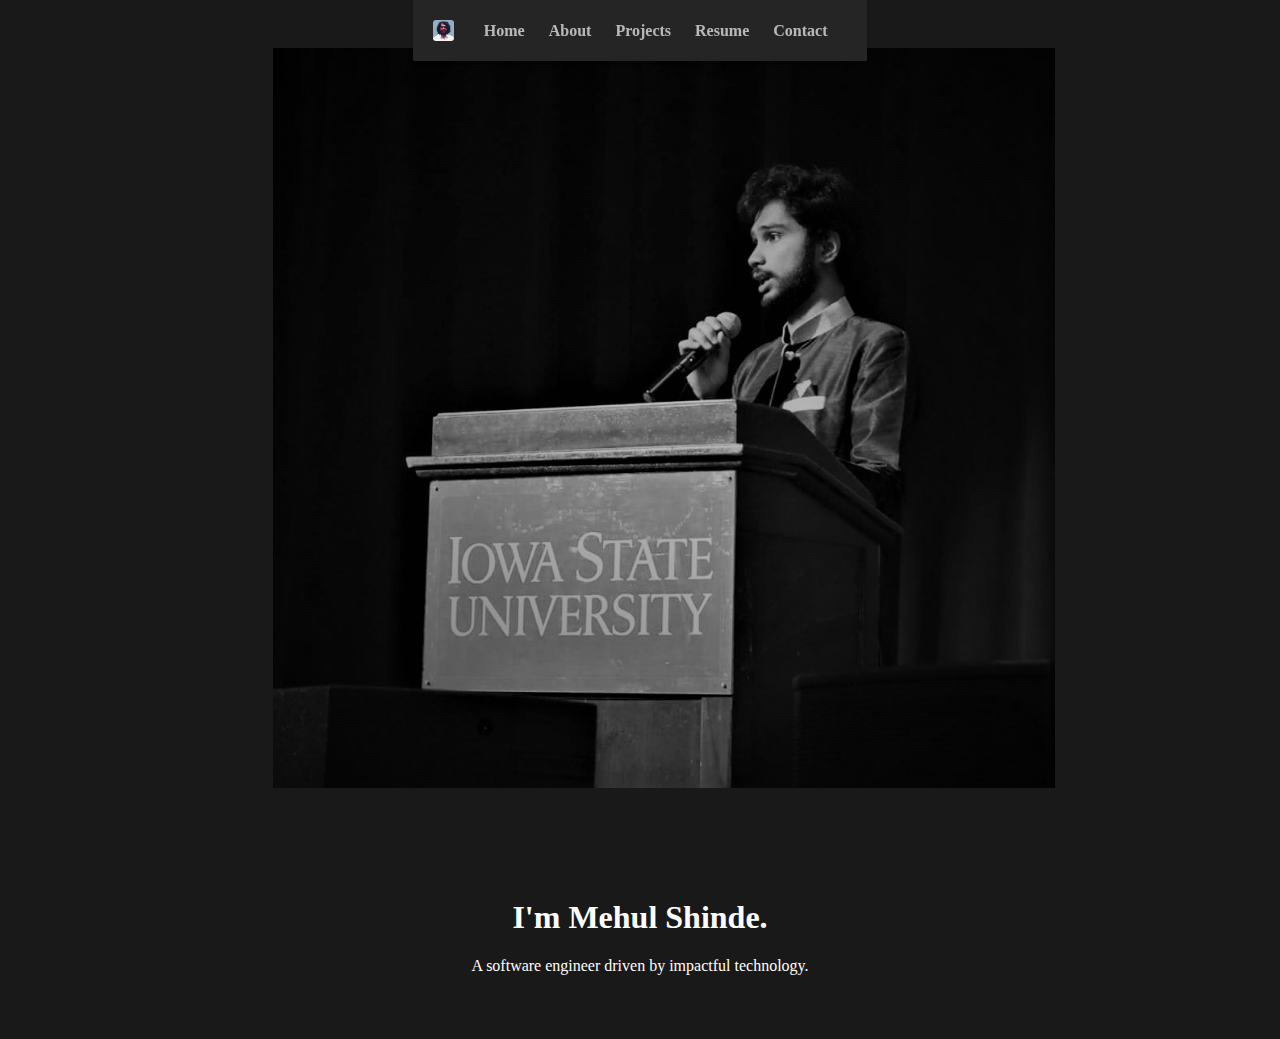
<file: index.html>
<!DOCTYPE html>
<html>
  <head>
    <!-- Google tag (gtag.js) -->
    <script
      async
      src="https://www.googletagmanager.com/gtag/js?id=G-9N43BZ5GZC"
    ></script>
    <script>
      window.dataLayer = window.dataLayer || [];
      function gtag() {
        dataLayer.push(arguments);
      }
      gtag("js", new Date());

      gtag("config", "G-9N43BZ5GZC");
    </script>
    <meta charset="UTF-8" />
    <link
      rel="stylesheet"
      href="https://stackpath.bootstrapcdn.com/bootstrap/4.1.3/css/bootstrap.min.css"
      integrity="sha384-MCw98/SFnGE8fJT3GXwEOngsV7Zt27NXFoaoApmYm81iuXoPkFOJwJ8ERdknLPMO"
      crossorigin="anonymous"
    />
    <link
      rel="stylesheet"
      href="https://fonts.googleapis.com/css?family=Montserrat"
    />
    <link
      href="https://fonts.googleapis.com/css?family=Source+Code+Pro"
      rel="stylesheet"
    />
    <link rel="icon" type="image/x-icon" href="favicon.png" />
    <title>Mehul Shinde</title>
    <style>
      body {
        background-color: #191919;
        margin: 0;
        padding: 0;
        display: flex;
        justify-content: center;
        align-items: center;
        min-height: 100vh;
      }

      h1 {
        color: white;
      }

      h4 {
        color: white;
        font-weight: bold;
      }

      h6 {
        color: white;
        font-size: 80%;
      }

      p,
      li {
        color: white;
      }

      .starter-template {
        padding: 3rem 1.5rem;
        text-align: center;
      }

      .navbar {
        background-color: rgb(37, 37, 37);
        padding: 20px;
        position: fixed;
        top: 0;
        display: inline-flex;
        align-items: center;
        box-shadow: 0px 2px 4px rgba(0, 0, 0, 0.15);
        justify-content: center;
      }

      .navbar ul {
        list-style-type: none;
        margin: 0;
        padding: 0;
      }

      .navbar li {
        display: inline;
        margin-right: 20px;
      }

      .navbar a {
        text-decoration: none;
        color: #ffffffac;
        font-weight: bold;
      }

      .navbar-logo {
        margin-right: 30px;
        -webkit-text-size-adjust: 100%;
        color: rgba(255, 255, 255, 0.81);
        fill: currentcolor;
        font-family: ui-sans-serif, -apple-system, BlinkMacSystemFont,
          "Segoe UI", Helvetica, "Apple Color Emoji", Arial, sans-serif,
          "Segoe UI Emoji", "Segoe UI Symbol";
        -webkit-font-smoothing: auto;
        cursor: text;
        caret-color: rgba(255, 255, 255, 0.81);
        --whenContentEditable--WebkitUserModify: read-write-plaintext-only;
        font-size: 16px;
        line-height: 1.5;
        outline: 0;
        box-sizing: border-box;
        border: 0;
        display: block;
        object-fit: cover;
        border-radius: 3px;
        width: 21.312px;
        height: 21.312px;
        transition: opacity 100ms ease-out 0s;
      }

      .cover-img {
        display: inline-flex;
        justify-content: center;
        padding-left: 5%;
        padding-top: 5%;
      }

      .cover-text {
        display: block;
      }

      .caption {
        text-align: center;
        color: #fff;
        font-size: 32px;
        margin-top: 200px;
      }
    </style>
  </head>
  <body>
    <div class="navbar">
      <img src="favicon.png" referrerpolicy="same-origin" class="navbar-logo" />
      <ul>
        <li><a href="index.html">Home</a></li>
        <li>
          <a
            href="https://mehulshinde.notion.site/About-d1607caeb1474f95a1dace747ae15106?pvs=4"
            >About</a
          >
        </li>
        <li>
          <a
            href="https://mehulshinde.notion.site/Projects-088245bb19b7421dbdcbcbd97ec34de8?pvs=4"
            >Projects</a
          >
        </li>
        <li>
          <a
            href="https://mehulshinde.notion.site/Resume-9d23c3078db54260bc7984a144521b8b?pvs=4"
            >Resume</a
          >
        </li>
        <li>
          <a
            href="https://mehulshinde.notion.site/Contact-28eed92f9d274f25829405564d48aeba?pvs=4"
            >Contact</a
          >
        </li>
      </ul>
    </div>
    <div id="home">
      <div class="cover-img img-fluid">
        <img
          src="BW_ISA_prez.jpg"
          class="img-fluid float-left"
          alt="Responsive image"
          height="85%"
          width="85%"
        />
      </div>
      <div class="starter-template cover-text">
        <h1 class="heading"><br />I'm Mehul Shinde.</h1>
        <p class="lead">
          A software engineer driven by impactful technology.<br />
        </p>
      </div>
    </div>
  </body>
</html>
</file>
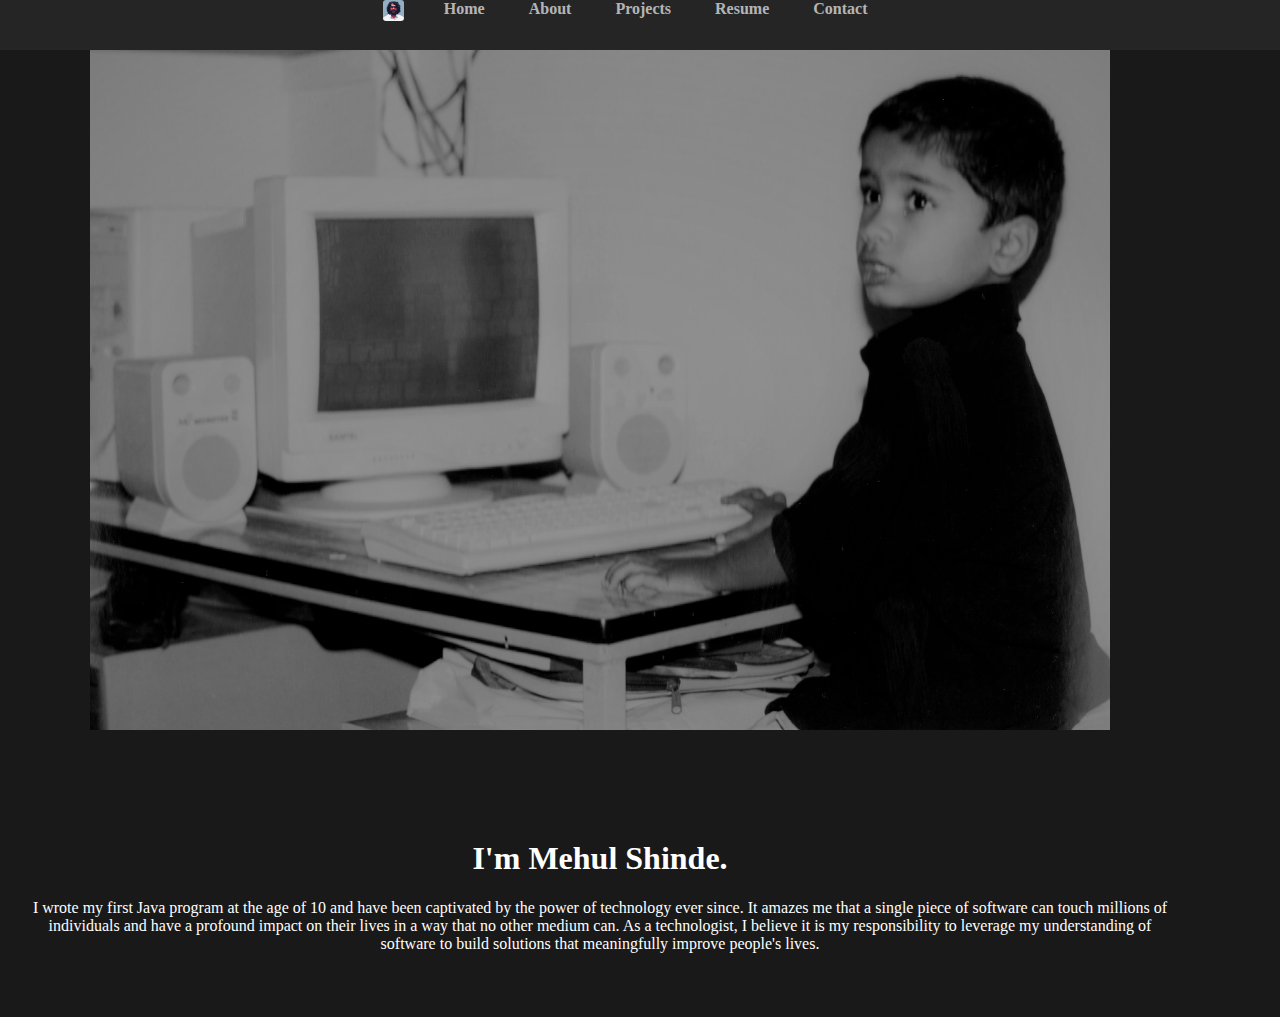
<file: about.html>
<!DOCTYPE html>
<html>
  <head>
    <!-- Google tag (gtag.js) -->
    <script
      async
      src="https://www.googletagmanager.com/gtag/js?id=G-9N43BZ5GZC"
    ></script>
    <script>
      window.dataLayer = window.dataLayer || [];
      function gtag() {
        dataLayer.push(arguments);
      }
      gtag("js", new Date());

      gtag("config", "G-9N43BZ5GZC");
    </script>
    <meta charset="UTF-8" />
    <link
      rel="stylesheet"
      href="https://stackpath.bootstrapcdn.com/bootstrap/4.1.3/css/bootstrap.min.css"
      integrity="sha384-MCw98/SFnGE8fJT3GXwEOngsV7Zt27NXFoaoApmYm81iuXoPkFOJwJ8ERdknLPMO"
      crossorigin="anonymous"
    />
    <link
      rel="stylesheet"
      href="https://fonts.googleapis.com/css?family=Montserrat"
    />
    <link
      href="https://fonts.googleapis.com/css?family=Source+Code+Pro"
      rel="stylesheet"
    />
    <link rel="icon" type="image/x-icon" href="favicon.png" />
    <link rel="stylesheet" href="common.css" />
    <title>About</title>
  </head>
  <body>
    <div class="navbar">
      <img src="favicon.png" referrerpolicy="same-origin" class="navbar-logo" />
      <ul>
        <li><a href="index.html">Home</a></li>
        <li>
          <a href="about.html">About</a>
        </li>
        <li>
          <a
            href="https://mehulshinde.notion.site/Projects-088245bb19b7421dbdcbcbd97ec34de8?pvs=4"
            >Projects</a
          >
        </li>
        <li>
          <a
            href="https://mehulshinde.notion.site/Resume-9d23c3078db54260bc7984a144521b8b?pvs=4"
            >Resume</a
          >
        </li>
        <li>
          <a href="contact.html">Contact</a>
        </li>
      </ul>
    </div>
    <div class="container">
      <div id="home">
        <div class="cover-img img-fluid">
          <img
            src="cover32.jpg"
            class="img-fluid float-left"
            alt="Responsive image"
            height="85%"
            width="85%"
          />
        </div>
        <div class="starter-template cover-text">
          <h1 class="heading"><br />I'm Mehul Shinde.</h1>
          <p class="center-paragraph">
            I wrote my first Java program at the age of 10 and have been
            captivated by the power of technology ever since. It amazes me that
            a single piece of software can touch millions of individuals and
            have a profound impact on their lives in a way that no other medium
            can. As a technologist, I believe it is my responsibility to
            leverage my understanding of software to build solutions that
            meaningfully improve people's lives.
          </p>
        </div>
      </div>
    </div>
  </body>
</html>
</file>
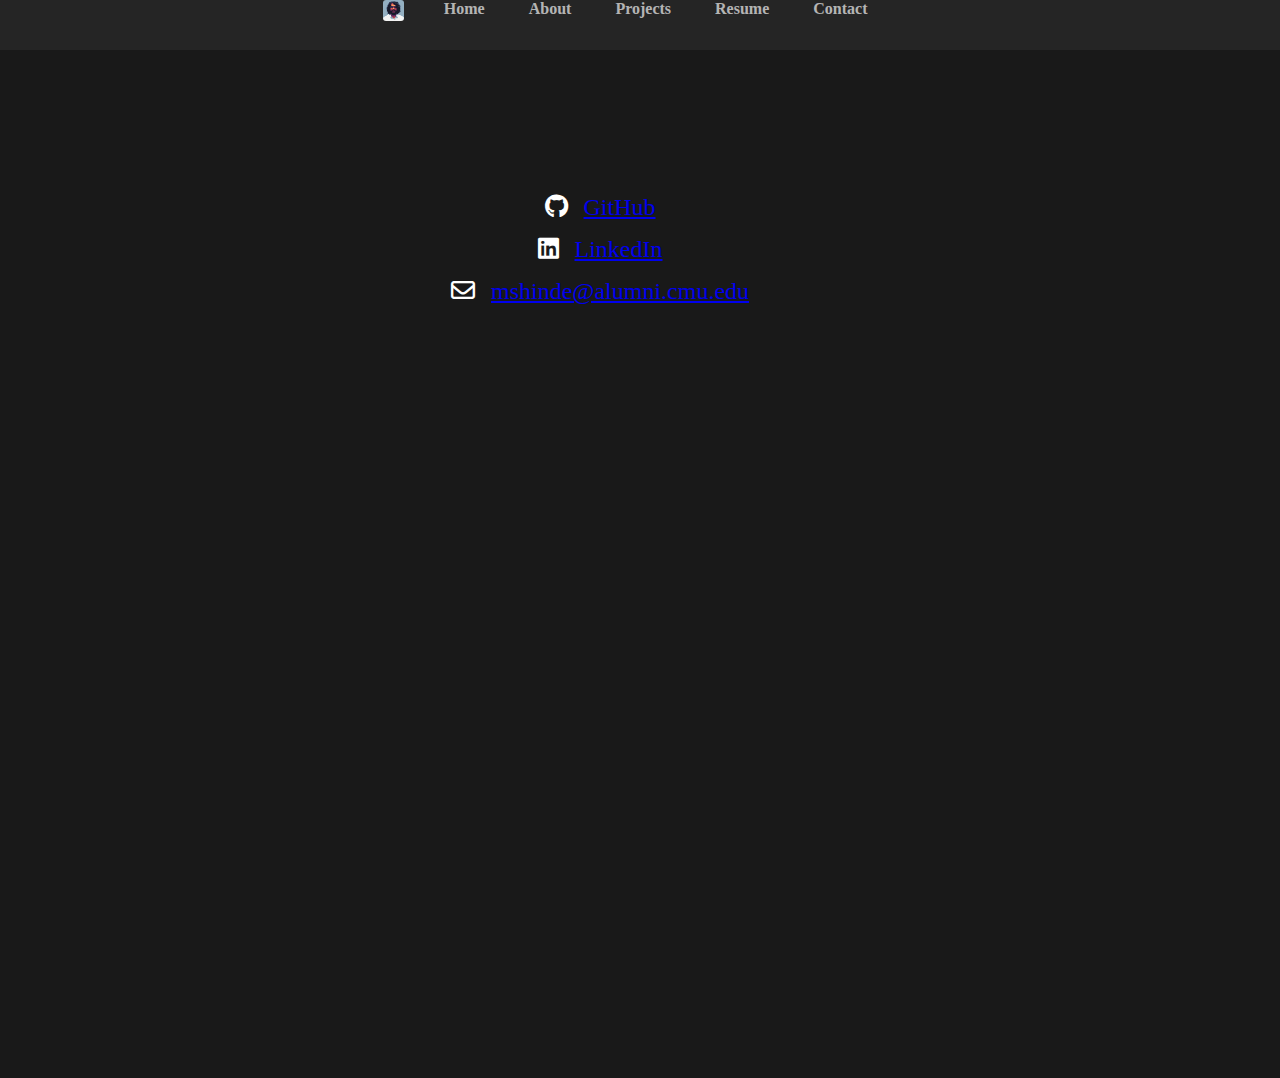
<file: contact.html>
<!DOCTYPE html>
<html>
  <head>
    <!-- Google tag (gtag.js) -->
    <script
      async
      src="https://www.googletagmanager.com/gtag/js?id=G-9N43BZ5GZC"
    ></script>
    <script>
      window.dataLayer = window.dataLayer || [];
      function gtag() {
        dataLayer.push(arguments);
      }
      gtag("js", new Date());

      gtag("config", "G-9N43BZ5GZC");
    </script>
    <meta charset="UTF-8" />
    <link
      rel="stylesheet"
      href="https://stackpath.bootstrapcdn.com/bootstrap/4.1.3/css/bootstrap.min.css"
      integrity="sha384-MCw98/SFnGE8fJT3GXwEOngsV7Zt27NXFoaoApmYm81iuXoPkFOJwJ8ERdknLPMO"
      crossorigin="anonymous"
    />
    <link
      rel="stylesheet"
      href="https://fonts.googleapis.com/css?family=Montserrat"
    />
    <link
      href="https://fonts.googleapis.com/css?family=Source+Code+Pro"
      rel="stylesheet"
    />
    <link
      rel="stylesheet"
      href="https://cdnjs.cloudflare.com/ajax/libs/font-awesome/6.0.0-beta3/css/all.min.css"
    />
    <link rel="icon" type="image/x-icon" href="favicon.png" />
    <link rel="stylesheet" href="common.css" />
    <style>
      /* Center the content horizontally */
      /* Add spacing between the items */
      .content {
        display: block;
        padding-top: 10%;
        text-align: center;
      }

      .content ul {
        list-style: none;
        padding: 0;
      }

      .content li {
        margin-bottom: 15px;
        font-size: x-large;
      }

      /* Style the icon (Font Awesome) */
      .content li i {
        margin-right: 10px;
      }
    </style>
    <title>Contact</title>
  </head>
  <body>
    <!-- Include the navigation bar here or use SSI as shown in the previous example -->
    <div class="navbar">
      <img src="favicon.png" referrerpolicy="same-origin" class="navbar-logo" />
      <ul>
        <li><a href="index.html">Home</a></li>
        <li>
          <a href="about.html">About</a>
        </li>
        <li>
          <a
            href="https://mehulshinde.notion.site/Projects-088245bb19b7421dbdcbcbd97ec34de8?pvs=4"
            >Projects</a
          >
        </li>
        <li>
          <a
            href="https://mehulshinde.notion.site/Resume-9d23c3078db54260bc7984a144521b8b?pvs=4"
            >Resume</a
          >
        </li>
        <li>
          <a href="contact.html">Contact</a>
        </li>
      </ul>
    </div>
    <div class="container content">
      <ul>
        <li>
          <i class="fab fa-github"></i>
          <a href="https://github.com/mehulshinde" target="_blank">GitHub</a>
        </li>
        <li>
          <i class="fab fa-linkedin"></i>
          <a
            href="https://www.linkedin.com/in/mehul-shinde-782749105/"
            target="_blank"
            >LinkedIn</a
          >
        </li>
        <li>
          <i class="far fa-envelope"></i>
          <a href="mailto:mshinde@alumni.cmu.edu">mshinde@alumni.cmu.edu</a>
        </li>
      </ul>
    </div>
  </body>
</html>
</file>
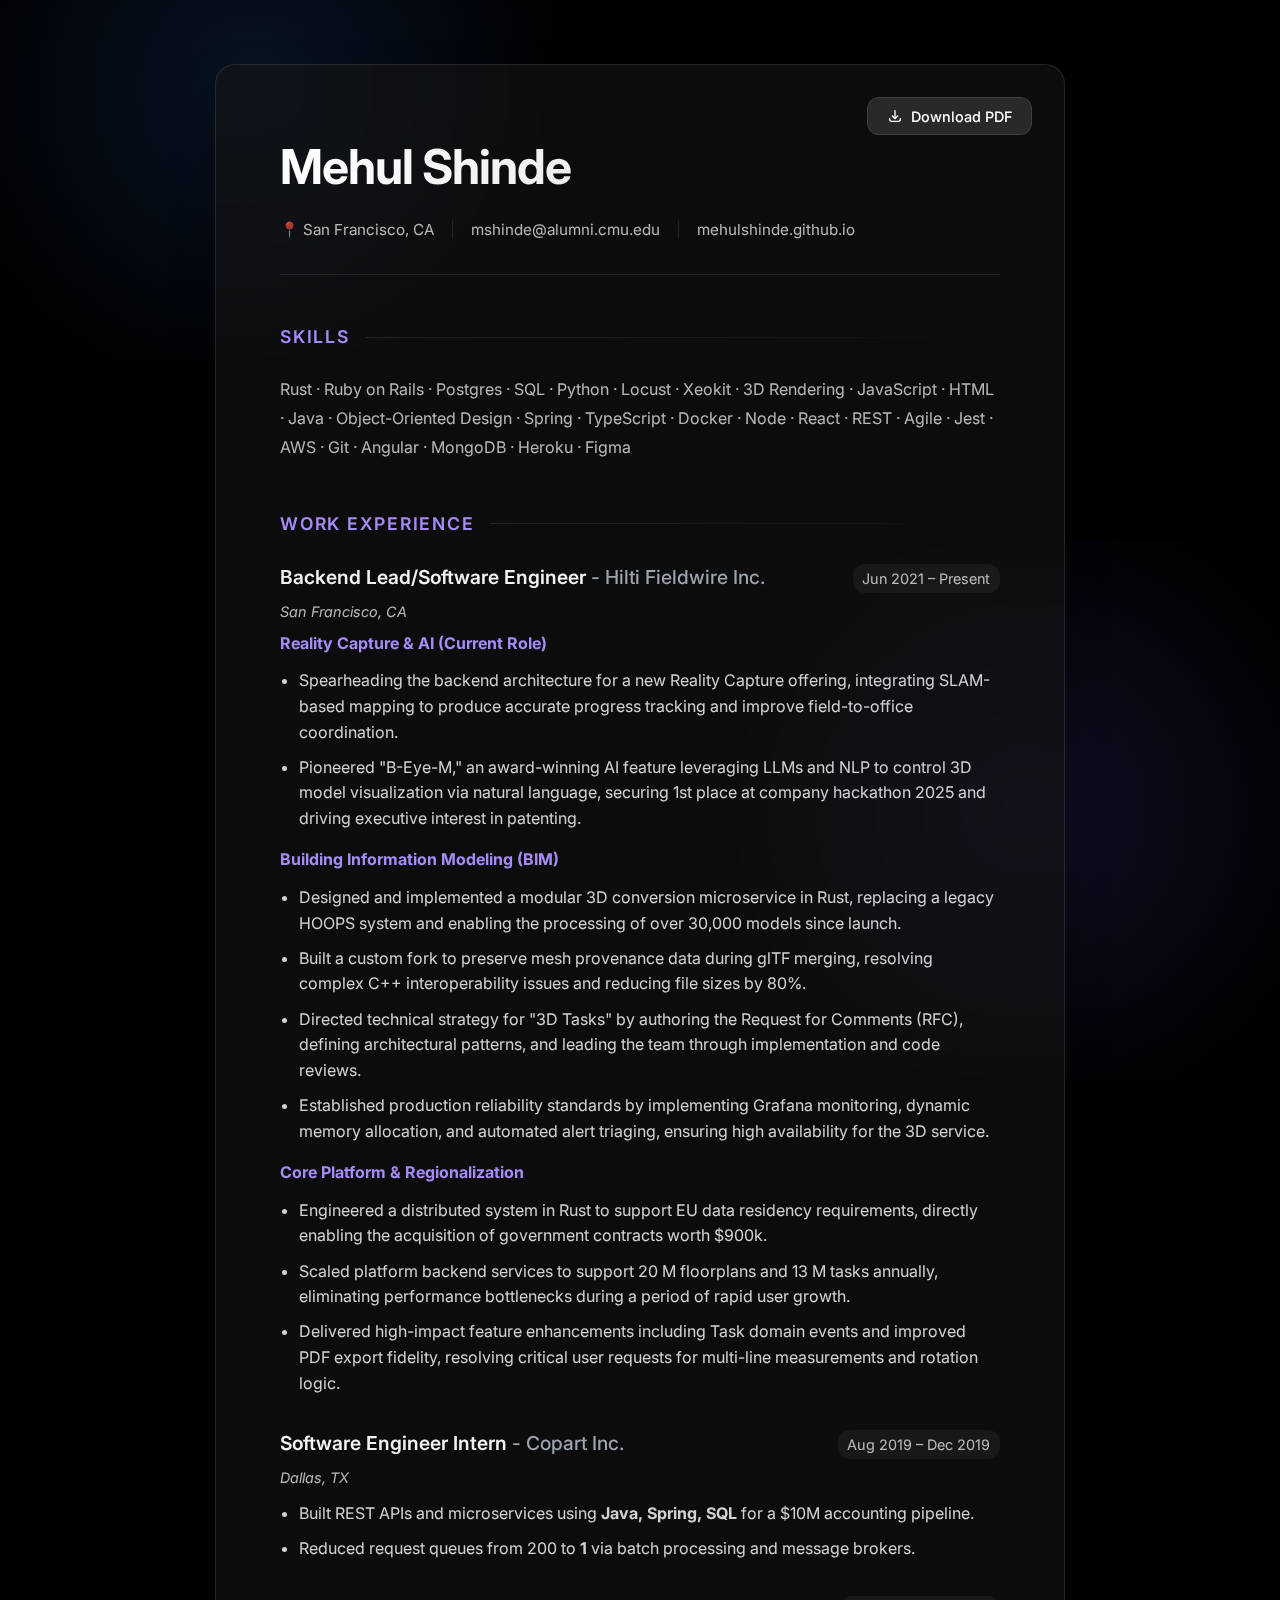
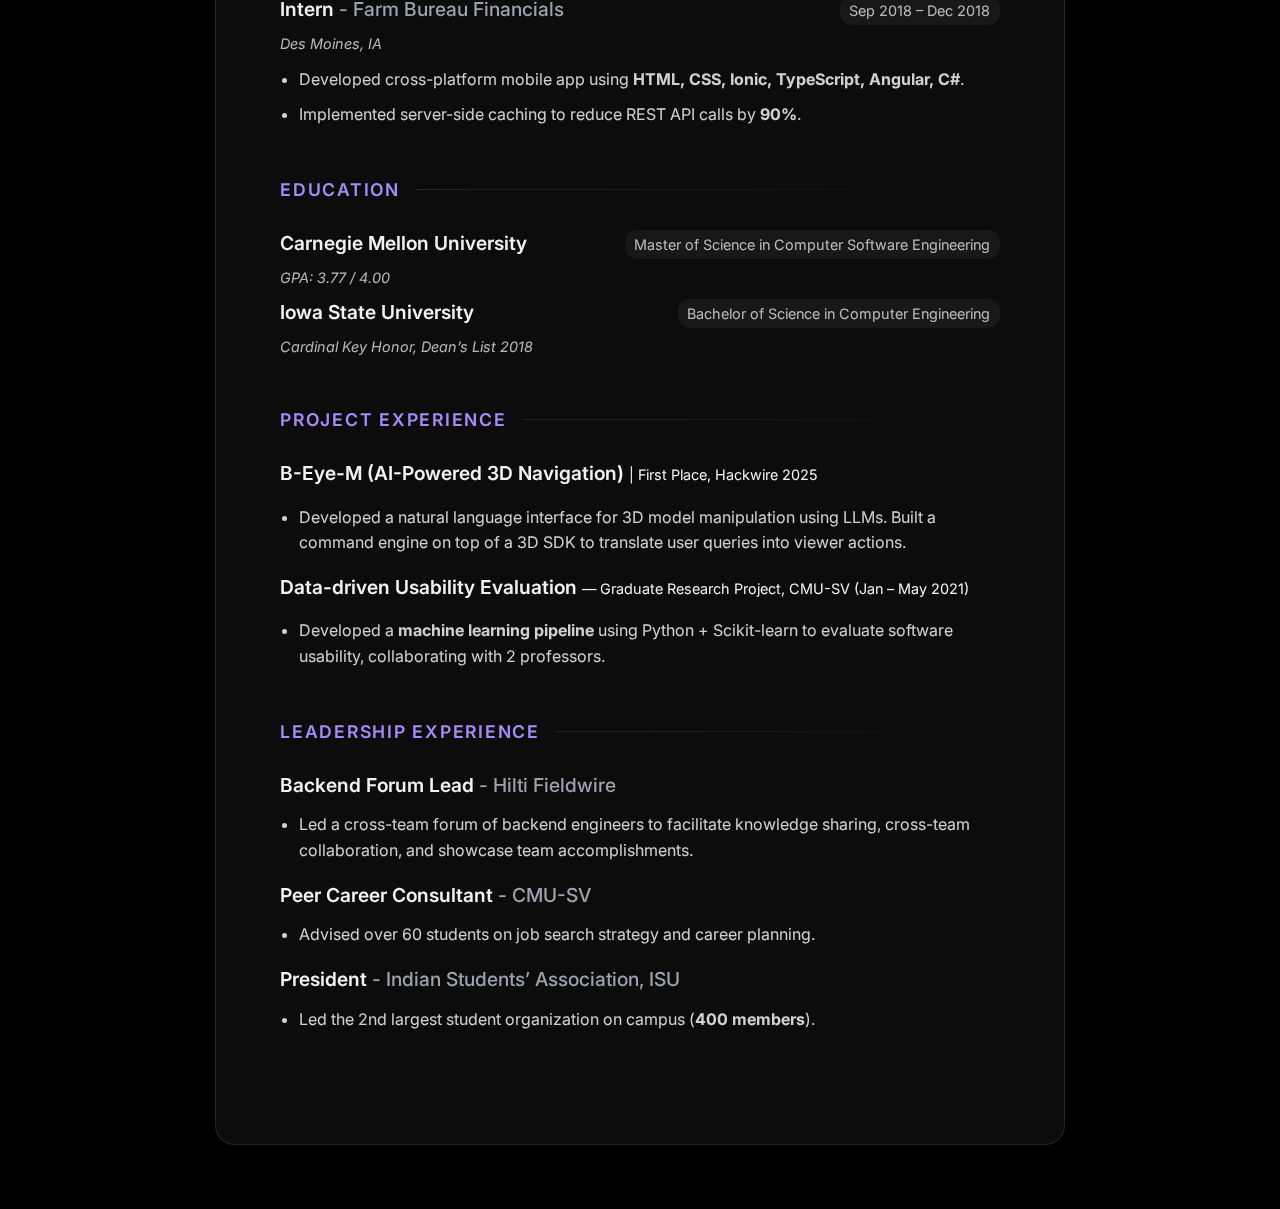
<file: resume.html>
<!DOCTYPE html>
<html lang="en">

<head>
    <meta charset="UTF-8">
    <meta name="viewport" content="width=device-width, initial-scale=1.0">
    <title>Mehul Shinde - Resume</title>
    <link rel="preconnect" href="https://fonts.googleapis.com">
    <link rel="preconnect" href="https://fonts.gstatic.com" crossorigin>
    <link href="https://fonts.googleapis.com/css2?family=Inter:wght@400;500;600;700&display=swap" rel="stylesheet">
    <style>
        :root {
            --bg-color: #000000;
            --card-bg: rgba(20, 20, 20, 0.6);
            --glass-border: rgba(255, 255, 255, 0.1);
            --text-primary: rgba(255, 255, 255, 0.95);
            --text-secondary: rgba(255, 255, 255, 0.7);
            --primary-accent: #3b82f6;
            /* Blue */
            --secondary-accent: #8b5cf6;
            /* Purple */
            --gradient-text: linear-gradient(135deg, #60a5fa, #a78bfa);
            --spacing-unit: 1.5rem;
        }

        * {
            margin: 0;
            padding: 0;
            box-sizing: border-box;
        }

        body {
            font-family: 'Inter', sans-serif;
            background-color: var(--bg-color);
            color: var(--text-primary);
            line-height: 1.6;
            -webkit-font-smoothing: antialiased;
            min-height: 100vh;
            display: flex;
            justify-content: center;
            padding: 4rem 1rem;
            position: relative;
            overflow-x: hidden;
        }

        /* Ambient Background Glows */
        body::before {
            content: '';
            position: fixed;
            top: -20%;
            left: -10%;
            width: 60%;
            height: 60%;
            background: radial-gradient(circle, rgba(59, 130, 246, 0.15) 0%, rgba(0, 0, 0, 0) 70%);
            z-index: -1;
            pointer-events: none;
        }

        body::after {
            content: '';
            position: fixed;
            bottom: -20%;
            right: -10%;
            width: 60%;
            height: 60%;
            background: radial-gradient(circle, rgba(139, 92, 246, 0.15) 0%, rgba(0, 0, 0, 0) 70%);
            z-index: -1;
            pointer-events: none;
        }

        .container {
            max-width: 850px;
            width: 100%;
            background: var(--card-bg);
            backdrop-filter: blur(20px);
            -webkit-backdrop-filter: blur(20px);
            padding: 4rem;
            border-radius: 20px;
            border: 1px solid var(--glass-border);
            box-shadow: 0 20px 40px rgba(0, 0, 0, 0.4);
            position: relative;
        }

        /* Header Styles */
        header {
            margin-bottom: 3rem;
            border-bottom: 1px solid var(--glass-border);
            padding-bottom: 2rem;
        }

        h1 {
            font-size: 3rem;
            font-weight: 700;
            margin-bottom: 0.75rem;
            letter-spacing: -0.02em;
            background: linear-gradient(to right, #ffffff, #d1d5db);
            -webkit-background-clip: text;
            -webkit-text-fill-color: transparent;
        }

        .contact-info {
            display: flex;
            flex-wrap: wrap;
            gap: 1rem;
            color: var(--text-secondary);
            font-size: 0.95rem;
            align-items: center;
        }

        .contact-info a {
            color: var(--text-secondary);
            text-decoration: none;
            transition: color 0.2s, text-shadow 0.2s;
        }

        .contact-info a:hover {
            color: #60a5fa;
            text-shadow: 0 0 8px rgba(96, 165, 250, 0.4);
        }

        .contact-separator {
            color: var(--glass-border);
        }

        /* Section Styles */
        section {
            margin-bottom: 3rem;
        }

        h2 {
            font-size: 1.1rem;
            text-transform: uppercase;
            letter-spacing: 0.1em;
            color: #a78bfa;
            /* Soft Purple */
            margin-bottom: 1.5rem;
            font-weight: 600;
            display: flex;
            align-items: center;
            gap: 1rem;
        }

        h2::after {
            content: '';
            flex: 1;
            height: 1px;
            background: linear-gradient(to right, var(--glass-border), transparent);
        }

        h3 {
            font-size: 1.2rem;
            font-weight: 600;
            color: var(--text-primary);
            margin-bottom: 0.25rem;
        }

        .job-header {
            display: flex;
            flex-direction: column;
            margin-bottom: 0.5rem;
        }

        .job-header-row {
            display: flex;
            justify-content: space-between;
            align-items: baseline;
            width: 100%;
            flex-wrap: wrap;
        }

        .company {
            font-weight: 500;
            color: #9ca3af;
        }

        .date {
            font-size: 0.9rem;
            color: var(--text-secondary);
            font-style: normal;
            background: rgba(255, 255, 255, 0.05);
            padding: 0.2rem 0.6rem;
            border-radius: 12px;
            white-space: nowrap;
        }

        .location {
            font-size: 0.9rem;
            color: var(--text-secondary);
            margin-top: 0.2rem;
            font-style: italic;
        }

        ul {
            list-style-position: outside;
            margin-left: 1.2rem;
            margin-top: 0.75rem;
        }

        li {
            margin-bottom: 0.6rem;
            color: rgba(229, 231, 235, 0.9);
            /* Slightly brighter grey for readability */
        }

        .skills-list {
            line-height: 1.8;
            color: var(--text-secondary);
        }

        .role strong {
            color: #a78bfa;
            /* Soft Purple to match headers */
        }

        /* Button Styles */
        .pdf-btn {
            position: absolute;
            top: 2rem;
            right: 2rem;
            background: rgba(255, 255, 255, 0.1);
            backdrop-filter: blur(10px);
            color: white;
            border: 1px solid var(--glass-border);
            padding: 0.6rem 1.2rem;
            border-radius: 12px;
            font-weight: 500;
            cursor: pointer;
            display: flex;
            align-items: center;
            gap: 0.5rem;
            transition: all 0.2s ease;
            font-family: inherit;
            font-size: 0.9rem;
        }

        .pdf-btn:hover {
            background: rgba(255, 255, 255, 0.2);
            transform: translateY(-1px);
            box-shadow: 0 4px 12px rgba(0, 0, 0, 0.3);
        }

        .pdf-btn svg {
            width: 16px;
            height: 16px;
        }

        /* Print Styles - Crucial: Reverts to standard black on white */
        @media print {
            body {
                background: white;
                color: black;
                padding: 0;
                display: block;
            }

            body::before,
            body::after {
                display: none;
            }

            .container {
                box-shadow: none;
                max-width: 100%;
                width: 100%;
                padding: 0;
                margin: 0;
                background: white;
                border: none;
                backdrop-filter: none;
                border-radius: 0;
            }

            h1 {
                color: black;
                -webkit-text-fill-color: initial;
                background: none;
            }

            h2 {
                color: #2563eb;
                /* Standard Blue for print headers */
                border-bottom: 1px solid #e5e7eb;
            }

            h2::after {
                display: none;
            }

            .contact-info,
            .date-location,
            li,
            .company,
            p {
                color: #1f2937;
            }

            .contact-info a {
                color: #1f2937;
            }

            .date,
            .location {
                color: #1f2937;
                padding: 0;
                background: none;
            }

            .location {
                font-style: italic;
            }

            .pdf-btn {
                display: none;
            }

            a {
                text-decoration: none;
                color: black;
            }

            .role strong {
                color: #1f2937;
            }
        }

        @page {
            margin: 0.5in;
        }
    </style>
</head>

<body>

    <div class="container">
        <button class="pdf-btn" onclick="window.print()">
            <svg xmlns="http://www.w3.org/2000/svg" fill="none" viewBox="0 0 24 24" stroke="currentColor">
                <path stroke-linecap="round" stroke-linejoin="round" stroke-width="2"
                    d="M4 16v1a3 3 0 003 3h10a3 3 0 003-3v-1m-4-4l-4 4m0 0l-4-4m4 4V4" />
            </svg>
            Download PDF
        </button>

        <header>
            <h1>Mehul Shinde</h1>
            <div class="contact-info">
                <span>📍 San Francisco, CA</span>
                <span class="contact-separator">|</span>
                <a href="mailto:mshinde@alumni.cmu.edu">mshinde@alumni.cmu.edu</a>
                <span class="contact-separator">|</span>
                <a href="https://mehulshinde.github.io/" target="_blank">mehulshinde.github.io</a>
            </div>
        </header>

        <section>
            <h2>Skills</h2>
            <div class="skills-list">
                Rust · Ruby on Rails · Postgres · SQL · Python · Locust · Xeokit · 3D Rendering · JavaScript · HTML ·
                Java · Object-Oriented Design · Spring · TypeScript · Docker · Node · React · REST · Agile · Jest · AWS
                · Git · Angular · MongoDB · Heroku · Figma
            </div>
        </section>

        <section>
            <h2>Work Experience</h2>

            <div class="job">
                <div class="job-header">
                    <div class="job-header-row">
                        <h3>Backend Lead/Software Engineer <span class="company">- Hilti Fieldwire Inc.</span></h3>
                        <div class="date">Jun 2021 – Present</div>
                    </div>
                    <div class="location">San Francisco, CA</div>
                </div>

                <div class="role">
                    <strong>Reality Capture & AI (Current Role)</strong>
                    <ul>
                        <li>Spearheading the backend architecture for a new Reality Capture offering, integrating
                            SLAM-based mapping to produce accurate progress tracking and improve field-to-office
                            coordination.</li>
                        <li>Pioneered "B-Eye-M," an award-winning AI feature leveraging LLMs and NLP to control 3D model
                            visualization via natural language, securing 1st place at company hackathon 2025 and driving
                            executive interest in patenting.</li>
                    </ul>
                </div>

                <div class="role" style="margin-top: 1rem;">
                    <strong>Building Information Modeling (BIM)</strong>
                    <ul>
                        <li>Designed and implemented a modular 3D conversion microservice in Rust, replacing a legacy
                            HOOPS system and enabling the processing of over 30,000 models since launch.</li>
                        <li>Built a custom fork to preserve mesh provenance data during glTF merging, resolving complex
                            C++ interoperability issues and reducing file sizes by 80%.</li>
                        <li>Directed technical strategy for "3D Tasks" by authoring the Request for Comments (RFC),
                            defining architectural patterns, and leading the team through implementation and code
                            reviews.</li>
                        <li>Established production reliability standards by implementing Grafana monitoring, dynamic
                            memory allocation, and automated alert triaging, ensuring high availability for the 3D
                            service.</li>
                    </ul>
                </div>

                <div class="role" style="margin-top: 1rem;">
                    <strong>Core Platform & Regionalization</strong>
                    <ul>
                        <li>Engineered a distributed system in Rust to support EU data residency
                            requirements, directly enabling the acquisition of government contracts worth $900k.</li>
                        <li>Scaled platform backend services to support 20 M floorplans and 13 M tasks
                            annually, eliminating performance bottlenecks during a period of rapid user growth.</li>
                        <li>Delivered high-impact feature enhancements including Task domain events and
                            improved PDF export fidelity, resolving critical user requests for multi-line measurements
                            and rotation logic.</li>
                    </ul>
                </div>
            </div>

            <div class="job" style="margin-top: 2rem;">
                <div class="job-header">
                    <div class="job-header-row">
                        <h3>Software Engineer Intern <span class="company">- Copart Inc.</span></h3>
                        <div class="date">Aug 2019 – Dec 2019</div>
                    </div>
                    <div class="location">Dallas, TX</div>
                </div>
                <ul>
                    <li>Built REST APIs and microservices using <strong>Java, Spring, SQL</strong> for a $10M accounting
                        pipeline.</li>
                    <li>Reduced request queues from 200 to <strong>1</strong> via batch processing and message brokers.
                    </li>
                </ul>
            </div>

            <div class="job" style="margin-top: 2rem;">
                <div class="job-header">
                    <div class="job-header-row">
                        <h3>Intern <span class="company">- Farm Bureau Financials</span></h3>
                        <div class="date">Sep 2018 – Dec 2018</div>
                    </div>
                    <div class="location">Des Moines, IA</div>
                </div>
                <ul>
                    <li>Developed cross-platform mobile app using <strong>HTML, CSS, Ionic, TypeScript, Angular,
                            C#</strong>.</li>
                    <li>Implemented server-side caching to reduce REST API calls by <strong>90%</strong>.</li>
                </ul>
            </div>
        </section>

        <section>
            <h2>Education</h2>
            <div class="job-header">
                <div class="job-header-row">
                    <h3>Carnegie Mellon University</h3>
                    <div class="date">Master of Science in Computer Software Engineering</div>
                </div>
                <div class="location">GPA: 3.77 / 4.00</div>
            </div>

            <div class="job-header">
                <div class="job-header-row">
                    <h3>Iowa State University</h3>
                    <div class="date">Bachelor of Science in Computer Engineering</div>
                </div>
                <div class="location">Cardinal Key Honor, Dean’s List 2018</div>
            </div>
        </section>

        <section>
            <h2>Project Experience</h2>
            <div class="job" style="margin-bottom: 1rem;">
                <div class="job-header">
                    <h3>B-Eye-M (AI-Powered 3D Navigation) <span style="font-weight: 400; font-size: 0.9rem;">| First
                            Place, Hackwire 2025</span></h3>
                </div>
                <ul>
                    <li>Developed a natural language interface for 3D model manipulation using LLMs. Built a command
                        engine on top of a 3D SDK to translate user queries into viewer actions.</li>
                </ul>
            </div>

            <div class="job">
                <div class="job-header">
                    <h3>Data-driven Usability Evaluation <span style="font-weight: 400; font-size: 0.9rem;">— Graduate
                            Research Project, CMU-SV (Jan – May 2021)</span></h3>
                </div>
                <ul>
                    <li>Developed a <strong>machine learning pipeline</strong> using Python + Scikit-learn to evaluate
                        software usability, collaborating with 2 professors.</li>
                </ul>
            </div>
        </section>

        <section>
            <h2>Leadership Experience</h2>
            <div class="job" style="margin-bottom: 1rem;">
                <h3>Backend Forum Lead <span class="company">- Hilti Fieldwire</span></h3>
                <ul>
                    <li>Led a cross-team forum of backend engineers to facilitate knowledge sharing, cross-team
                        collaboration, and showcase team accomplishments.</li>
                </ul>
            </div>

            <div class="job" style="margin-bottom: 1rem;">
                <h3>Peer Career Consultant <span class="company">- CMU-SV</span></h3>
                <ul>
                    <li>Advised over 60 students on job search strategy and career planning.</li>
                </ul>
            </div>

            <div class="job">
                <h3>President <span class="company">- Indian Students’ Association, ISU</span></h3>
                <ul>
                    <li>Led the 2nd largest student organization on campus (<strong>400 members</strong>).</li>
                </ul>
            </div>
        </section>
    </div>

</body>

</html>
</file>
<file: common.css>
body,
html {
  margin: 0;
  padding: 0;
  background-color: #191919;
}

.container {
  display: flex;
  justify-content: center;
  align-items: center;
  min-height: 100vh;
  max-width: 1200px;
}

h1,
h2 {
  color: white;
}

h4 {
  color: white;
  font-weight: bold;
}

h6 {
  color: white;
  font-size: 80%;
}

p,
li {
  color: white;
}

.starter-template {
  padding: 3rem 1.5rem;
  text-align: center;
}

.navbar {
  background-color: rgb(37, 37, 37);
  display: flex;
  justify-content: center;
  color: #fff;
  height: 50px;
  margin: 0 auto;
}

.navbar ul {
  list-style-type: none;
  margin: 0;
  padding: 0;
}

.navbar li {
  display: inline;
  margin-right: 20px;
  padding-left: 10px;
  padding-right: 10px;
}

.navbar a {
  text-decoration: none;
  color: #ffffffac;
  font-weight: bold;
}

.navbar-logo {
  margin-right: 30px;
  color: rgba(255, 255, 255, 0.81);
  fill: currentcolor;
  font-family: ui-sans-serif, -apple-system, BlinkMacSystemFont, "Segoe UI",
    Helvetica, "Apple Color Emoji", Arial, sans-serif, "Segoe UI Emoji",
    "Segoe UI Symbol";
  -webkit-font-smoothing: auto;
  caret-color: rgba(255, 255, 255, 0.81);
  --whenContentEditable--WebkitUserModify: read-write-plaintext-only;
  font-size: 16px;
  line-height: 1.5;
  outline: 0;
  box-sizing: border-box;
  border: 0;
  display: block;
  object-fit: cover;
  border-radius: 3px;
  width: 21.312px;
  height: 21.312px;
  transition: opacity 100ms ease-out 0s;
}

.cover-img {
  display: inline-flex;
  justify-content: center;
  /* padding-left: 5%;
  padding-top: 5%; */
}

.cover-text {
  display: block;
}

.caption {
  text-align: center;
  color: #fff;
  font-size: 32px;
  /* margin-top: 100px; */
}

.center-paragraph {
  text-align: center;
  word-wrap: break-word;
}
</file>
